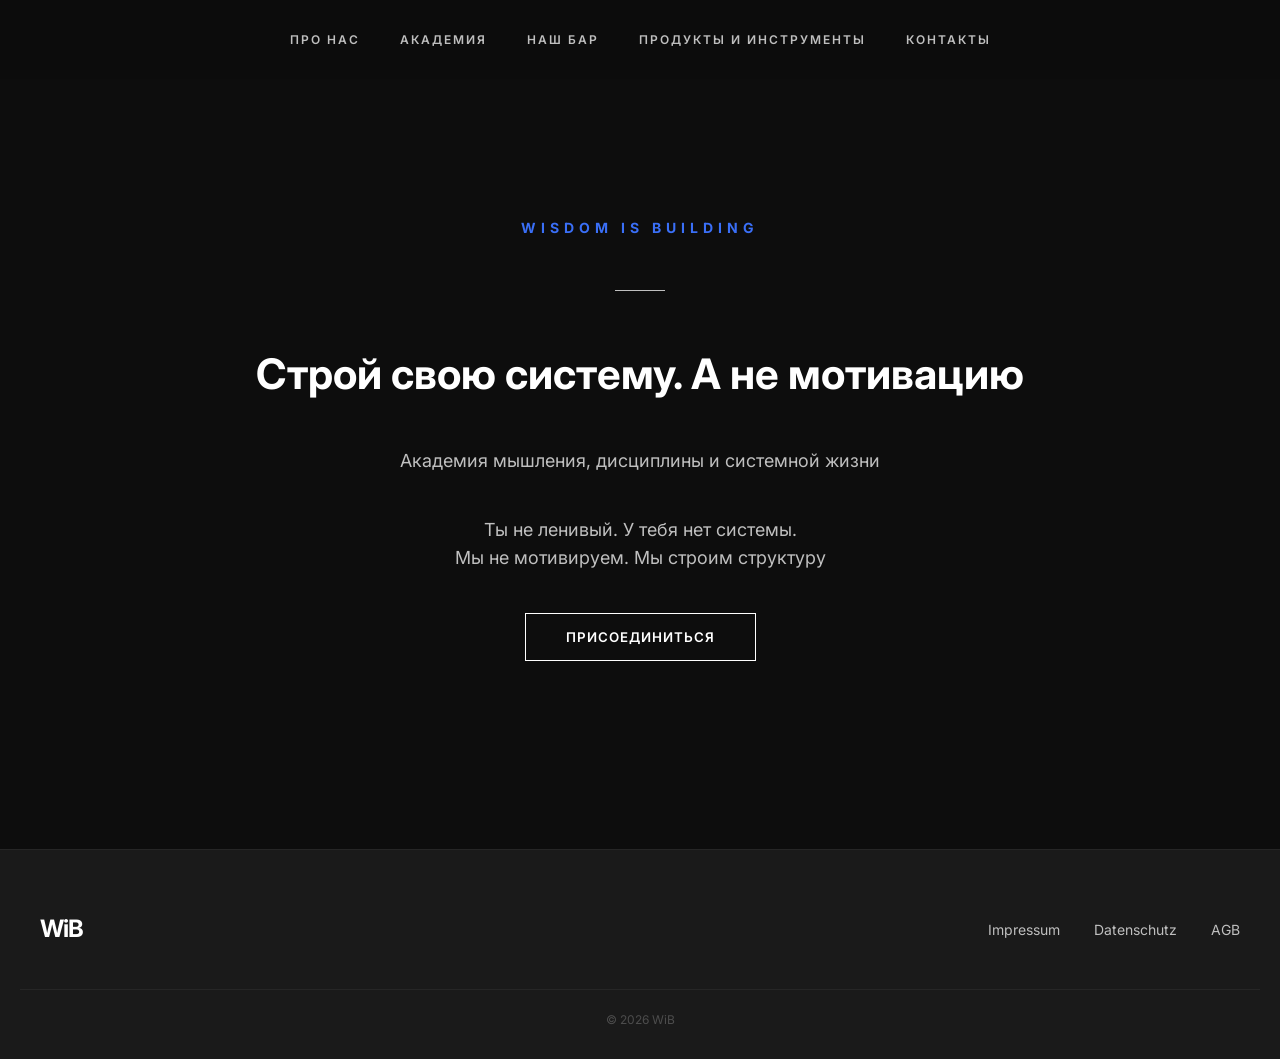
<file: index.html>
<!DOCTYPE html>
<html lang="en">
<head>
    <meta charset="UTF-8">
    <meta name="viewport" content="width=device-width, initial-scale=1.0">

    <link rel="shortcut icon" href="./assets/favicon/favicon.png" type="image/x-icon">

    <link rel="stylesheet" href="css/style.css"> 

    <title>Wisdom is Building</title>
</head>
<body>

    <nav style="text-decoration:none;">
        <a href="pages/about.html">Про нас</a>
        <a href="pages/academy.html">Академия</a>
        <a onclick="showToast('Скоро')" href="#">Наш бар</a>
        <a href="pages/products.html">Продукты и инструменты</a>
        <a href="pages/contacts.html">Контакты</a>
    </nav>

    <div class="hero">
        <h4>Wisdom is Building</h4>
        <hr>
        <h5>Строй свою систему. А не мотивацию</h5>
        <p>Академия мышления, дисциплины и системной жизни</p>
        <p>Ты не ленивый. У тебя нет системы. <br>
            Мы не мотивируем. Мы строим структуру <br>
        </p>

        <button onclick="openModal()">Присоединиться</button>
    </div>


    <div class="modal" id="modal">
  <div class="modal-content">

    <span class="close" id="closeModal">&times;</span>

    <h2>Тебе не нужна мотивация.</h2>
    <h3>Тебе нужна система.</h3>


    <form id="tg-form" method="POST">
        <input type="text" id="website" style="display:none">
  <input type="text" id="name" placeholder="Имя" required>
  <input type="text" id="tg_user" placeholder="Телеграм @username" required>
  <input type="number" id="age" placeholder="Возраст" required>
  <textarea id="reason" placeholder="Какая твоя цель системы?" required></textarea>

  <button type="submit">Отправить</button>
</form>


  </div>
</div>

    <footer class="footer">
        <div class="footer-inner">
            
            <div class="footer-brand">
            <span>WiB</span>
            </div>

            <div class="footer-links">
            <a href="/impressum">Impressum</a>
            <a href="/datenschutz">Datenschutz</a>
            <a href="/agb">AGB</a>
            </div>

        </div>

        <div class="footer-bottom">
            © 2026 WiB
        </div>
    </footer>

    <script src="./js/modal.js"></script>
    
    
<div id="toast-container"></div>


<script>
    function showToast(message, type = "success") {
    const container = document.getElementById("toast-container");

    const toast = document.createElement("div");
    toast.className = `toast ${type}`;
    toast.innerText = message;

    container.appendChild(toast);

    setTimeout(() => toast.classList.add("show"), 50);

    setTimeout(() => {
        toast.classList.remove("show");
        setTimeout(() => toast.remove(), 300);
    }, 3000);
}
</script>
</body>
</html>
</file>
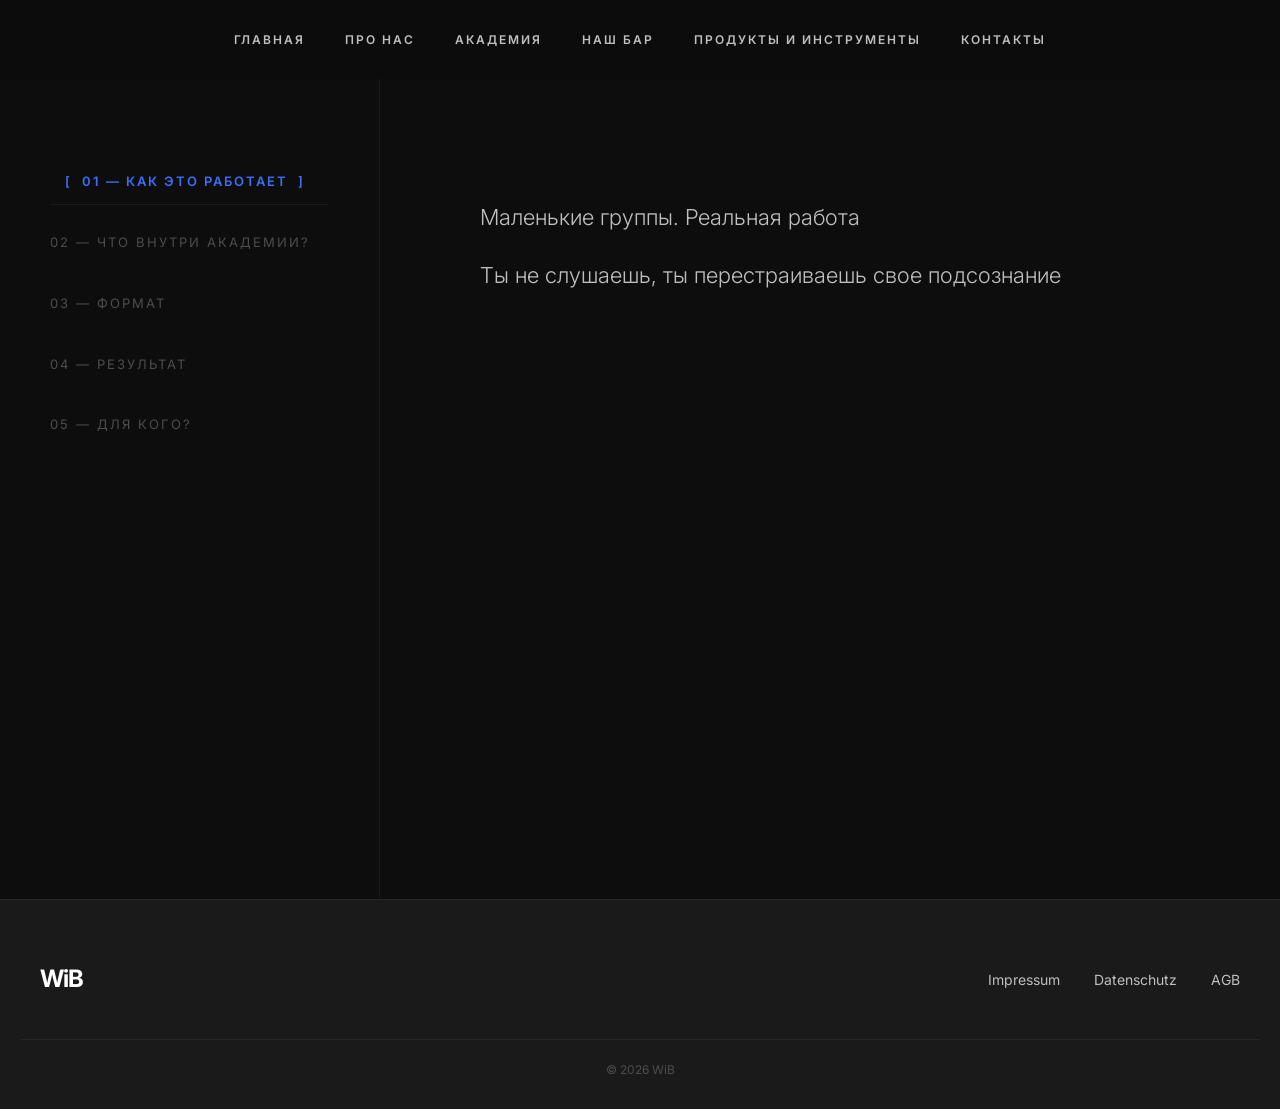
<file: pages/academy.html>
<!DOCTYPE html>
<html lang="en">
<head>
<meta charset="UTF-8">
<meta name="viewport" content="width=device-width, initial-scale=1.0">
<title>WiB Academy</title>

<link rel="stylesheet" href="../css/style.css">
    <link rel="stylesheet" href="../css/academy.css">

    <link rel="shortcut icon" href="./assets/favicon/favicon.png" type="image/x-icon">

</head>

<body>

       <nav>
        <a href="../index.html">Главная</a>
        <a href="about.html">Про нас</a>
        <a href="academy.html">Академия</a>
        <a onclick="showToast('Скоро')" href="#">Наш бар</a>
        <a href="products.html">Продукты и инструменты</a>
        <a href="contacts.html">Контакты</a>
    </nav>

<div class="container">

    <!-- SIDEBAR -->
    <div class="sidebar">
        <div class="sidebar-item active" data-id="1">01 — Как это работает</div>
        <div class="sidebar-item" data-id="2">02 — Что внутри академии?</div>
        <div class="sidebar-item" data-id="3">03 — Формат</div>
        <div class="sidebar-item" data-id="4">04 — Результат</div>
        <div class="sidebar-item" data-id="5">05 — Для кого?</div>
    </div>

    <!-- CONTENT -->
    <div class="content">

        <div class="content-block active" data-id="1">
            <p>Маленькие группы. Реальная работа</p>
            <p>Ты не слушаешь, ты перестраиваешь свое подсознание</p>
        </div>

        <div class="content-block" data-id="2">
            <p>Системное мышление.</p>
            <p>Дисциплина.</p>
            <p>Паттерны поведения.</p>
        </div>

        <div class="content-block" data-id="3">
            <p>4-6 недель.</p>
            <p>2 раза в неделю.</p>
            <p>Работа между лекциями.</p>
        </div>

        <div class="content-block" data-id="4">
            <p>Clarity.</p>
            <p>Контроль.</p>
            <p>Стабильные действия.</p>
        </div>

        <div class="content-block" data-id="5">
            <p>Для людей с потенциалом без системы.</p>
            <p>Для людей, уставшие от хаоса.</p>
        </div>

    </div>

</div>

 <footer class="footer">
        <div class="footer-inner">
            <div class="footer-brand"><span>WiB</span></div>
            <div class="footer-links">
                <a href="#">Impressum</a>
                <a href="#">Datenschutz</a>
                <a href="#">AGB</a>
            </div>
        </div>
        <div class="footer-bottom">© 2026 WiB</div>
    </footer>
<div id="toast-container"></div>
<script src="../js/sidebar.js" defer></script>

<script>
    function showToast(message, type = "success") {
    const container = document.getElementById("toast-container");

    const toast = document.createElement("div");
    toast.className = `toast ${type}`;
    toast.innerText = message;

    container.appendChild(toast);

    setTimeout(() => toast.classList.add("show"), 50);

    setTimeout(() => {
        toast.classList.remove("show");
        setTimeout(() => toast.remove(), 300);
    }, 3000);
}
</script>
</body>
</html>
</file>
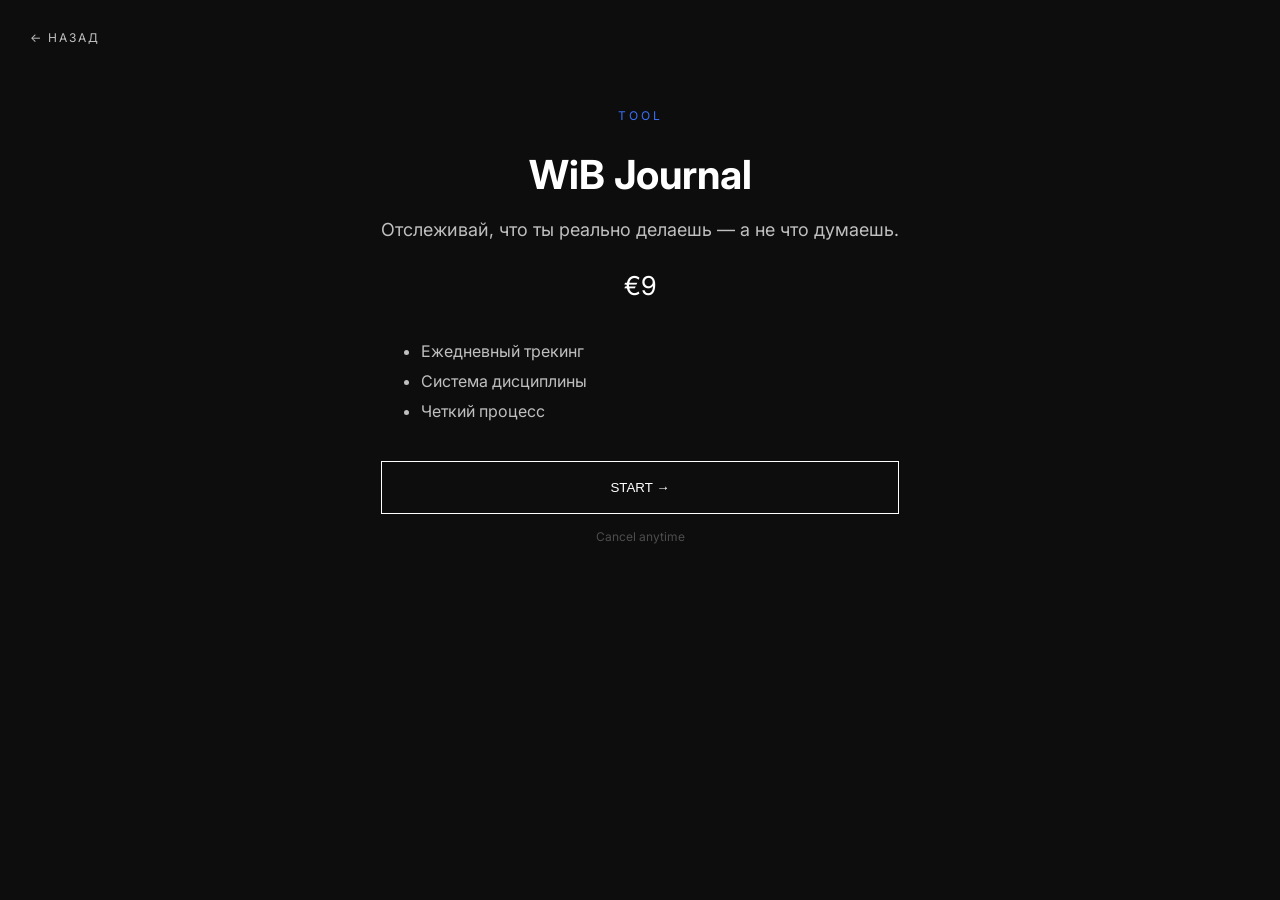
<file: pages/product.html>
<!DOCTYPE html>
<html lang="en">
<head>
<meta charset="UTF-8">
<title>Product</title>

<link href="https://fonts.googleapis.com/css2?family=Inter:wght@300;400;600;700&display=swap" rel="stylesheet">

<style>
/* ТВОЙ СТИЛЬ (сократил только лишнее) */
body {
    background-color: #0d0d0d;
    color: #ffffff;
    font-family: 'Inter', sans-serif;
    display: flex;
    justify-content: center;
}

.container {
    max-width: 700px;
    padding: 100px 20px;
    text-align: center;
}

.tag {
    font-size: 12px;
    letter-spacing: 3px;
    color: #3a6ff7;
    margin-bottom: 20px;
}

h1 {
    font-size: 40px;
    margin-bottom: 20px;
}

.subtitle {
    color: #bfbfbf;
    font-size: 18px;
    margin-bottom: 30px;
}

.price {
    font-size: 26px;
    margin-bottom: 30px;
}

.features {
    text-align: left;
    margin: 40px 0;
}

.features li {
    margin-bottom: 10px;
    color: #bfbfbf;
}
.back {
    position: absolute;
    top: 30px;
    left: 30px;
    font-size: 12px;
    letter-spacing: 2px;
    color: #bfbfbf;
    cursor: pointer;
    text-transform: uppercase;
    transition: 0.3s;
}

.back:hover {
    color: #ffffff;
}
button {
    width: 100%;
    padding: 18px;
    background: transparent;
    border: 1px solid white;
    color: white;
    text-transform: uppercase;
    cursor: pointer;
    transition: 0.3s;
}

button:hover {
    background: white;
    color: #0d0d0d;
}

.note {
    margin-top: 15px;
    font-size: 12px;
    color: #4d4d4d;
}

/* --- Адаптивная часть (вставь в конец файла) --- */

@media (max-width: 768px) {
    .container {
        padding: 60px 20px; /* Уменьшаем гигантский отступ в 100px */
        width: 100%;
        box-sizing: border-box;
    }

    h1 {
        font-size: 30px; /* Уменьшаем заголовок, чтобы не переносился коряво */
    }

    .features {
        margin: 30px 0;
        display: inline-block; /* Чтобы список не растягивался слишком сильно */
        text-align: left;
    }

    button {
        width: 100%; /* Убеждаемся, что кнопка на весь экран */
    }

    .back {
        top: 20px;
        left: 20px;
    }
}

/* Фикс для очень маленьких телефонов */
@media (max-width: 480px) {
    h1 {
        font-size: 26px;
    }
    
    .subtitle {
        font-size: 16px;
    }
}
</style>
</head>

<body>

<div class="container">

    <div class="back" onclick="goBack()">← Назад</div>

    <div class="tag">TOOL</div>

    <h1 id="title">Loading...</h1>

    <div class="subtitle" id="subtitle"></div>

    <div class="price" id="price"></div>

    <ul class="features" id="features"></ul>

    <button onclick="goToPayment()" id="cta">
        Start →
    </button>

    <div class="note">Cancel anytime</div>

</div>

<script>
// получаем параметры
const params = new URLSearchParams(window.location.search);
const name = params.get("name");
const product = params.get("product");

// данные продуктов (расширяемо)
const products = {
  journal: {
    title: "WiB Journal",
    subtitle: "Отслеживай, что ты реально делаешь — а не что думаешь.",
    price: "€9",
    features: [
      "Ежедневный трекинг",
      "Система дисциплины",
      "Четкий процесс"
    ],
    payment: "https://buy.stripe.com/test_3cI4gy87a7tlcNQ07i7wA00"
  },

  hobby: {
    title: "Hobby Tracker",
    subtitle: "Build consistency in what you enjoy.",
    price: "€5 / month",
    features: [
      "Track hobbies",
      "Stay consistent",
      "Visual progress"
    ],
    payment: "https://buy.stripe.com/yyyyy"
  }
};

// дефолт
const current = products[product] || products.journal;

// персонализация
let finalTitle = current.title;

if (name) {
  finalTitle = name + ", this is your system.";
}

// вставка в страницу
document.getElementById("title").textContent = finalTitle;
document.getElementById("subtitle").textContent = current.subtitle;
document.getElementById("price").textContent = current.price;

// список
const ul = document.getElementById("features");
current.features.forEach(f => {
  const li = document.createElement("li");
  li.textContent = f;
  ul.appendChild(li);
});

// title вкладки
document.title = current.title + " — Start";

// переход на оплату
function goToPayment() {
  window.location.href = current.payment;
}

function goBack() {
  if (document.referrer) {
    window.location.href = document.referrer;
  } else {
    window.location.href = "index.html";
  }
}
</script>

</body>
</html>
</file>
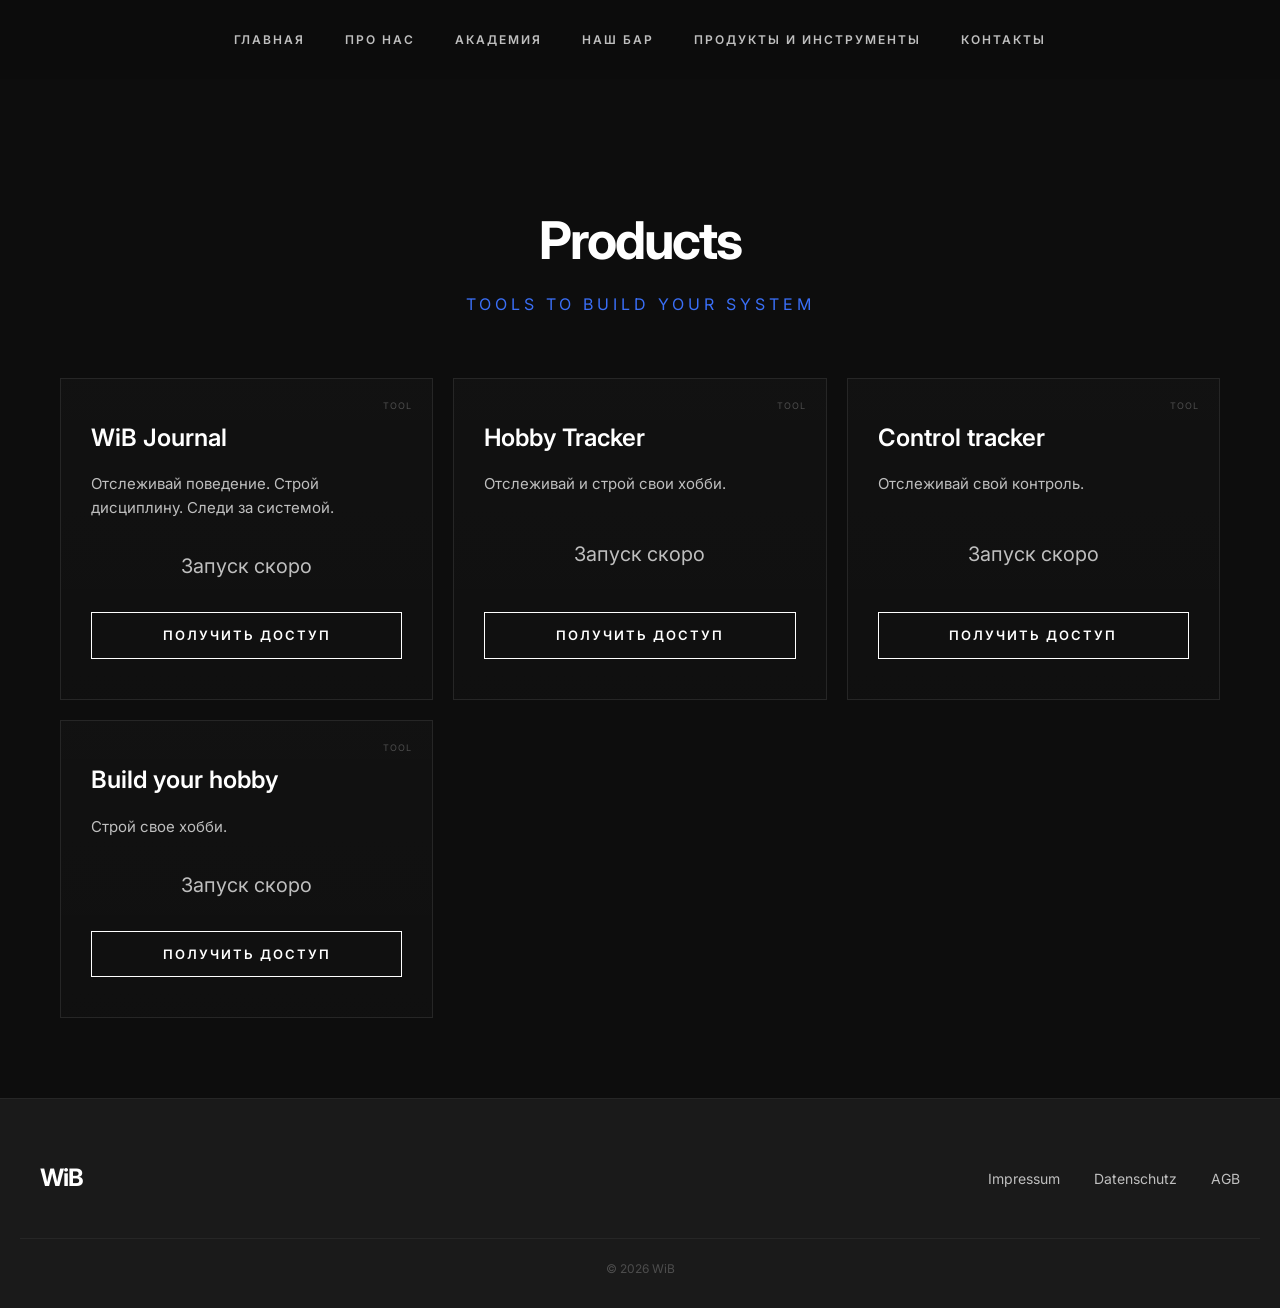
<file: pages/products.html>
<!DOCTYPE html>
<html lang="en">
<head>
<meta charset="UTF-8">
<meta name="viewport" content="width=device-width, initial-scale=1.0">
<title>Products</title>

<link rel="shortcut icon" href="./assets/favicon/favicon.png" type="image/x-icon">

<link rel="stylesheet" href="../css/style.css">
    <link rel="stylesheet" href="../css/products.css">
</head>

<body>

        <nav style="text-decoration:none;">
        <a href="../index.html">Главная</a>
        <a href="about.html">Про нас</a>
        <a href="academy.html">Академия</a>
        <a onclick="showToast('Скоро')" href="#">Наш бар</a>
        <a href="products.html">Продукты и инструменты</a>
        <a href="contacts.html">Контакты</a>
    </nav>

<div class="container">

    <h1>Products</h1>
    <p class="subtitle">Tools to build your system</p>

    <div class="grid">

  
        <div class="card">
            <h2>WiB Journal</h2>
            <p>Отслеживай поведение. Строй дисциплину. Следи за системой.</p>
            <p style="text-align:center; font-size:20px; ">Запуск скоро</p>
            <a onclick="showToast('Терпение превышает импульс')" class="button" style="text-decoration: none;"   >Получить доступ</a>
        </div>

        <div class="card">
            <h2>Hobby Tracker</h2>
            <p>Отслеживай и строй свои хобби.</p>
            <p style="text-align:center; font-size:20px; ">Запуск скоро</p>
            <div onclick="showToast('Терпение превышает импульс')" class="button">Получить доступ</div>
        </div>

        <div class="card">
            <h2>Control tracker</h2>
            <p>Отслеживай свой контроль.</p>
            <p style="text-align:center; font-size:20px; ">Запуск скоро</p>
            <div onclick="showToast('Терпение превышает импульс')" class="button">Получить доступ</div>
        </div>

         <div class="card">
            <h2>Build your hobby</h2>
            <p>Строй свое хобби.</p>
            <p style="text-align:center; font-size:20px; ">Запуск скоро</p>
            <div onclick="showToast('Терпение превышает импульс')" class="button">Получить доступ</div>
        </div>


    </div>

</div>

 <footer class="footer">
        <div class="footer-inner">
            <div class="footer-brand"><span>WiB</span></div>
            <div class="footer-links">
                <a href="#">Impressum</a>
                <a href="#">Datenschutz</a>
                <a href="#">AGB</a>
            </div>
        </div>
        <div class="footer-bottom">© 2026 WiB</div>
    </footer>


<div id="toast-container"></div>

<script>
    function showToast(message, type = "success") {
    const container = document.getElementById("toast-container");

    const toast = document.createElement("div");
    toast.className = `toast ${type}`;
    toast.innerText = message;

    container.appendChild(toast);

    setTimeout(() => toast.classList.add("show"), 50);

    setTimeout(() => {
        toast.classList.remove("show");
        setTimeout(() => toast.remove(), 300);
    }, 3000);
}
</script>
</body>
</html>
</file>
<file: css/style.css>
/* Базовые настройки и шрифты */
@import url('https://fonts.googleapis.com/css2?family=Inter:wght@300;400;600;700&display=swap');

* {
    margin: 0;
    padding: 0;
    box-sizing: border-box;
}

body {
    background-color: #0d0d0d; /* Фон */
    color: #ffffff; /* Текст */
    font-family: 'Inter', sans-serif;
    line-height: 1.6;
    overflow-x: hidden;
}

body.loading {
    overflow: hidden;
}

/* Прелоадер */
#preloader {
    position: fixed;
    top: 0;
    left: 0;
    width: 100%;
    height: 100%;
    background-color: #0d0d0d;
    display: flex;
    justify-content: center;
    align-items: center;
    z-index: 1000;
    transition: opacity 0.5s ease, visibility 0.5s ease;
}

.preloader-hidden {
    opacity: 0;
    visibility: hidden;
}

.loader-content {
    text-align: center;
}

.spinner {
    width: 50px;
    height: 50px;
    border: 3px solid #1a1a1a;
    border-top: 3px solid #3a6ff7; /* Акцент */
    border-radius: 50%;
    animation: spin 1s linear infinite;
    margin-bottom: 15px;
}

#percent {
    font-weight: 600;
    color: #bfbfbf;
}

@keyframes spin {
    0% { transform: rotate(0deg); }
    100% { transform: rotate(360deg); }
}

/* Навигация */
nav {
    padding: 30px;
    display: flex;
    justify-content: center;
    gap: 40px;
    background: rgba(13, 13, 13, 0.8);
    backdrop-filter: blur(10px);
    position: sticky;
    top: 0;
    z-index: 100;
}

nav a {
    color: #bfbfbf;
    text-decoration: none;
    text-transform: uppercase;
    font-size: 12px;
    letter-spacing: 2px;
    font-weight: 600;
    transition: color 0.3s ease;
}

nav a:hover {
    color: #3a6ff7; /* Акцент при наведении */
}

/* Hero секция */
.hero {
    height: 80vh;
    display: flex;
    flex-direction: column;
    justify-content: center;
    align-items: center;
    text-align: center;
    padding: 0 20px;
    gap: 30px;
    margin-top: 50px;
}

.hero h4 {
    font-size: 14px;
    color: #3a6ff7;
    text-transform: uppercase;
    letter-spacing: 5px;
    margin-bottom: 20px;
}

.hero hr {
    width: 50px;
    border: none;
    border-top: 1px solid #bfbfbf;
    margin-bottom: 30px;
}

.hero h5 {
    font-size: 42px;
    font-weight: 700;
    margin-bottom: 20px;
    max-width: 800px;
    line-height: 1.1;
}

.hero p {
    color: #bfbfbf;
    max-width: 600px;
    margin-bottom: 10px;
    font-size: 18px;
}

/* Кнопка */
button {
    display: block;
    margin: 0 auto 100px;
    background-color: transparent;
    color: #ffffff;
    border: 1px solid #ffffff;
    padding: 15px 40px;
    font-family: 'Inter', sans-serif;
    font-weight: 600;
    text-transform: uppercase;
    letter-spacing: 1px;
    cursor: pointer;
    transition: all 0.3s ease;
}

button:hover {
    background-color: #ffffff;
    color: #0d0d0d;
}

/* MODAL STYLES */
.modal {
    display: none;
    position: fixed;
    inset: 0;
    z-index: 2000;

    background-color: rgba(13, 13, 13, 0.95);
    backdrop-filter: blur(10px);

    justify-content: center;
    align-items: center;

     overflow-y: auto; /* ВОТ ЭТО КЛЮЧ */
    padding: 40px 0;   /* чтобы не прилипало к краям */
}
.modal-content {
    background-color: #1a1a1a;
    padding: 60px;
    border: 1px solid #262626;
    width: 90%;
    max-width: 500px;
    position: relative;
    text-align: center;
    box-shadow: 0 30px 80px rgba(0,0,0,0.8);
    animation: modalAppear 0.4s cubic-bezier(0.165, 0.84, 0.44, 1);
    margin: auto;
}

@keyframes modalAppear {
    from { opacity: 0; transform: translateY(30px); }
    to { opacity: 1; transform: translateY(0); }
}

/* Кнопка закрытия */
.close {
    position: absolute;
    right: 25px;
    top: 20px;
    color: #4d4d4d;
    font-size: 30px;
    font-weight: 300;
    cursor: pointer;
    transition: color 0.3s;
}

.close:hover {
    color: #ffffff;
}

/* Заголовки модалки */
.modal-content h2 {
    font-size: 24px;
    color: #ffffff;
    margin-bottom: 5px;
}

.modal-content h3 {
    font-size: 18px;
    color: #3a6ff7;
    margin-bottom: 30px;
    text-transform: uppercase;
    letter-spacing: 2px;
}

.modal-content .desc {
    color: #bfbfbf;
    font-size: 14px;
    margin-bottom: 40px;
    line-height: 1.6;
}

/* Поля формы */
.modal-content form {
    display: flex;
    flex-direction: column;
    gap: 15px;
}

.modal-content input, 
.modal-content textarea {
    background: #0d0d0d;
    border: 1px solid #262626;
    padding: 15px;
    color: #ffffff;
    font-family: 'Inter', sans-serif;
    font-size: 14px;
    outline: none;
    transition: border-color 0.3s;
}

.modal-content input:focus, 
.modal-content textarea:focus {
    border-color: #3a6ff7;
}

.modal-content textarea {
    height: 120px;
    resize: none;
}

/* Кнопка в модалке */
.modal-content button[type="submit"] {
    background-color: #3a6ff7;
    color: #ffffff;
    border: none;
    padding: 18px;
    margin-top: 10px;
    font-weight: 700;
    text-transform: uppercase;
    letter-spacing: 2px;
    cursor: pointer;
    transition: background 0.3s;
}

.modal-content button[type="submit"]:hover {
    background-color: #2a56c6;
}

.bottom-text {
    margin-top: 30px;
    font-size: 11px;
    color: #4d4d4d;
    text-transform: uppercase;
    letter-spacing: 2px;
}

#toast-container {
    position: fixed;
    top: 20px;
    right: 20px;
    z-index: 9999;
}

.toast {
    background: #0d0d0d;
    color: white;
    padding: 16px 20px;
    margin-top: 10px;
    border-radius: 12px;
    border: 1px solid #1a1a1a;
    font-size: 14px;
    opacity: 0;
    transform: translateY(-10px);
    transition: 0.3s ease;
}

.toast.show {
    opacity: 1;
    transform: translateY(0);
}

.toast.success {
    border-left: 3px solid #00ff88;
}

.toast.error {
    border-left: 3px solid #ff3b3b;
}

/* Адаптив для маленьких экранов */
@media (max-width: 600px) {
    .modal-content {
        padding: 40px 20px;
        margin: 10% auto;
    }
}

/* Футер */
.footer {
    background-color: #1a1a1a; /* Светлее черного */
    padding: 60px 20px 30px;
    border-top: 1px solid #262626;
}

.footer-inner {
    max-width: 1200px;
    margin: 0 auto;
    display: flex;
    justify-content: space-between;
    align-items: center;
    margin-bottom: 40px;
}

.footer-brand span {
    font-size: 24px;
    font-weight: 700;
    letter-spacing: -1px;
}

.footer-links a {
    color: #bfbfbf;
    text-decoration: none;
    margin-left: 30px;
    font-size: 14px;
    transition: color 0.3s ease;
}

.footer-links a:hover {
    color: #ffffff;
}

.footer-bottom {
    text-align: center;
    font-size: 12px;
    color: #4d4d4d;
    border-top: 1px solid #262626;
    padding-top: 20px;
}

/* Адаптивность */
@media (max-width: 768px) {
    .hero h5 { font-size: 32px; }
    .footer-inner { flex-direction: column; gap: 30px; }
    .footer-links a { margin: 0 15px; }
}
</file>
<file: css/academy.css>
/* academy.css */

/* Главный контейнер */
.container {
    display: flex;
    min-height: calc(100vh - 80px); /* Вычитаем высоту навбара */
    background-color: #0d0d0d;
}

/* --- SIDEBAR --- */
.sidebar {
    width: 380px;
    padding: 80px 50px;
    border-right: 1px solid #1a1a1a;
    display: flex;
    flex-direction: column;
    gap: 15px;
    position: sticky;
    top: 80px; /* Фиксация сразу под навбаром */
    height: calc(100vh - 80px);
    background-color: #0d0d0d;
}

.sidebar-item {
    font-size: 13px;
    color: #4d4d4d;
    text-transform: uppercase;
    letter-spacing: 2px;
    cursor: pointer;
    transition: all 0.3s ease;
    padding: 12px 0;
    border-bottom: 1px solid transparent;
}

.sidebar-item:hover {
    color: #bfbfbf;
}

/* Активное состояние */
.sidebar-item.active {
    color: #3a6ff7; /* Наш акцентный цвет */
    font-weight: 600;
    padding-left: 15px;
    border-bottom: 1px solid #1a1a1a;
}

/* Декоративный индикатор для активного пункта */
.sidebar-item.active::before {
    content: '[';
    margin-right: 10px;
    color: #3a6ff7;
}

.sidebar-item.active::after {
    content: ']';
    margin-left: 10px;
    color: #3a6ff7;
}

/* --- CONTENT AREA --- */
.content {
    flex: 1;
    padding: 120px 100px;
    background-color: #0d0d0d;
}

.content-block {
    display: none;
    max-width: 700px;
    animation: slideUp 0.5s ease-out;
}

.content-block.active {
    display: block;
}

.content-block h1 {
    font-size: 56px;
    font-weight: 700;
    color: #ffffff;
    margin-bottom: 40px;
    letter-spacing: -1px;
}

.content-block p {
    font-size: 22px;
    color: #bfbfbf;
    line-height: 1.7;
    margin-bottom: 20px;
    font-weight: 300;
}

/* Акцент на важные слова внутри параграфов, если добавите <strong> */
.content-block strong {
    color: #ffffff;
    border-bottom: 1px solid #3a6ff7;
}

@media (hover: hover) {
    .sidebar-item:hover {
        color: #bfbfbf;
    }
}

/* Анимация переключения */
@keyframes slideUp {
    from {
        opacity: 0;
        transform: translateY(15px);
    }
    to {
        opacity: 1;
        transform: translateY(0);
    }
}

/* --- TABLET --- */
@media (max-width: 1024px) {
    .container {
        flex-direction: column;
    }

    .sidebar {
        width: 100%;
        height: auto;
        position: relative;
        top: 0;
        padding: 20px 25px;
        flex-direction: row;
        overflow-x: auto;
        border-right: none;
        border-bottom: 1px solid #1a1a1a;
        gap: 25px;
    }

    .sidebar-item {
        white-space: nowrap;
        font-size: 12px;
    }

    .sidebar-item.active {
        border-bottom: 2px solid #3a6ff7;
        border-right: none;
        padding-left: 0;
    }

    .content {
        padding: 60px 25px;
    }

    .content-block h1 {
        font-size: 38px;
    }
}


/* --- MOBILE --- */
@media (max-width: 768px) {

    .sidebar {
        padding: 15px 20px;
        gap: 15px;
    }

    .sidebar-item {
        font-size: 11px;
        letter-spacing: 1px;
    }

    .content {
        padding: 40px 15px;
    }

    .content-block h1 {
        font-size: 26px;
        margin-bottom: 20px;
    }

    .content-block p {
        font-size: 15px;
        line-height: 1.5;
    }
}
</file>
<file: css/products.css>
/* products.css */

.container {
    max-width: 1200px;
    margin: 0 auto;
    padding: 120px 20px 80px;
    text-align: center;
}

/* Заголовки страницы */
h1 {
    font-size: 52px;
    font-weight: 700;
    letter-spacing: -2px;
    margin-bottom: 10px;
    color: #ffffff;
}

.subtitle {
    font-size: 16px;
    color: #3a6ff7; /* Акцентный синий */
    text-transform: uppercase;
    letter-spacing: 4px;
    margin-bottom: 60px;
}

/* Сетка карточек */
.grid {
    display: grid;
    grid-template-columns: repeat(auto-fit, minmax(280px, 1fr));
    gap: 20px;
}

/* Карточка продукта */
.card {
     background: linear-gradient(
    180deg,
    rgba(255,255,255,0.02),
    rgba(255,255,255,0.01)
  ); /* Тёмно-серый */
    border: 1px solid #262626;
    padding: 40px 30px;
    text-align: left;
    display: flex;
    flex-direction: column;
    justify-content: space-between;
    transition: all 0.4s cubic-bezier(0.165, 0.84, 0.44, 1);
    position: relative;
    overflow: hidden;
}

.card:hover {
    border-color: #3a6ff7;
    transform: translateY(-5px);
    background-color: #1d1d1d;
}

/* Декоративный номер или деталь в углу карточки */
.card::after {
    content: "TOOL";
    position: absolute;
    top: 20px;
    right: 20px;
    font-size: 9px;
    color: #4d4d4d;
    letter-spacing: 1px;
}

.card h2 {
    font-size: 24px;
    font-weight: 600;
    margin-bottom: 15px;
    color: #ffffff;
}

.card p {
    font-size: 15px;
    color: #bfbfbf;
    line-height: 1.6;
    margin-bottom: 30px;
    flex-grow: 1;
}

/* Кнопка "Get" */
.button {
    display: inline-block;
    padding: 12px 0;
    width: 100%;
    text-align: center;
    border: 1px solid #ffffff;
    color: #ffffff;
    font-size: 13px;
    font-weight: 600;
    text-transform: uppercase;
    letter-spacing: 2px;
    cursor: pointer;
    transition: all 0.3s ease;
}

.card:hover .button {
    background-color: #3a6ff7;
    border-color: #3a6ff7;
}

.button:hover {
    background-color: #ffffff !important;
    color: #0d0d0d !important;
}

/* --- АДАПТИВНОСТЬ --- */
@media (max-width: 768px) {
    h1 {
        font-size: 36px;
    }
    
    .container {
        padding-top: 100px;
    }

    .grid {
        grid-template-columns: 1fr; /* На мобилках в одну колонку */
    }

    .card {
        padding: 30px 25px;
    }
}
</file>
